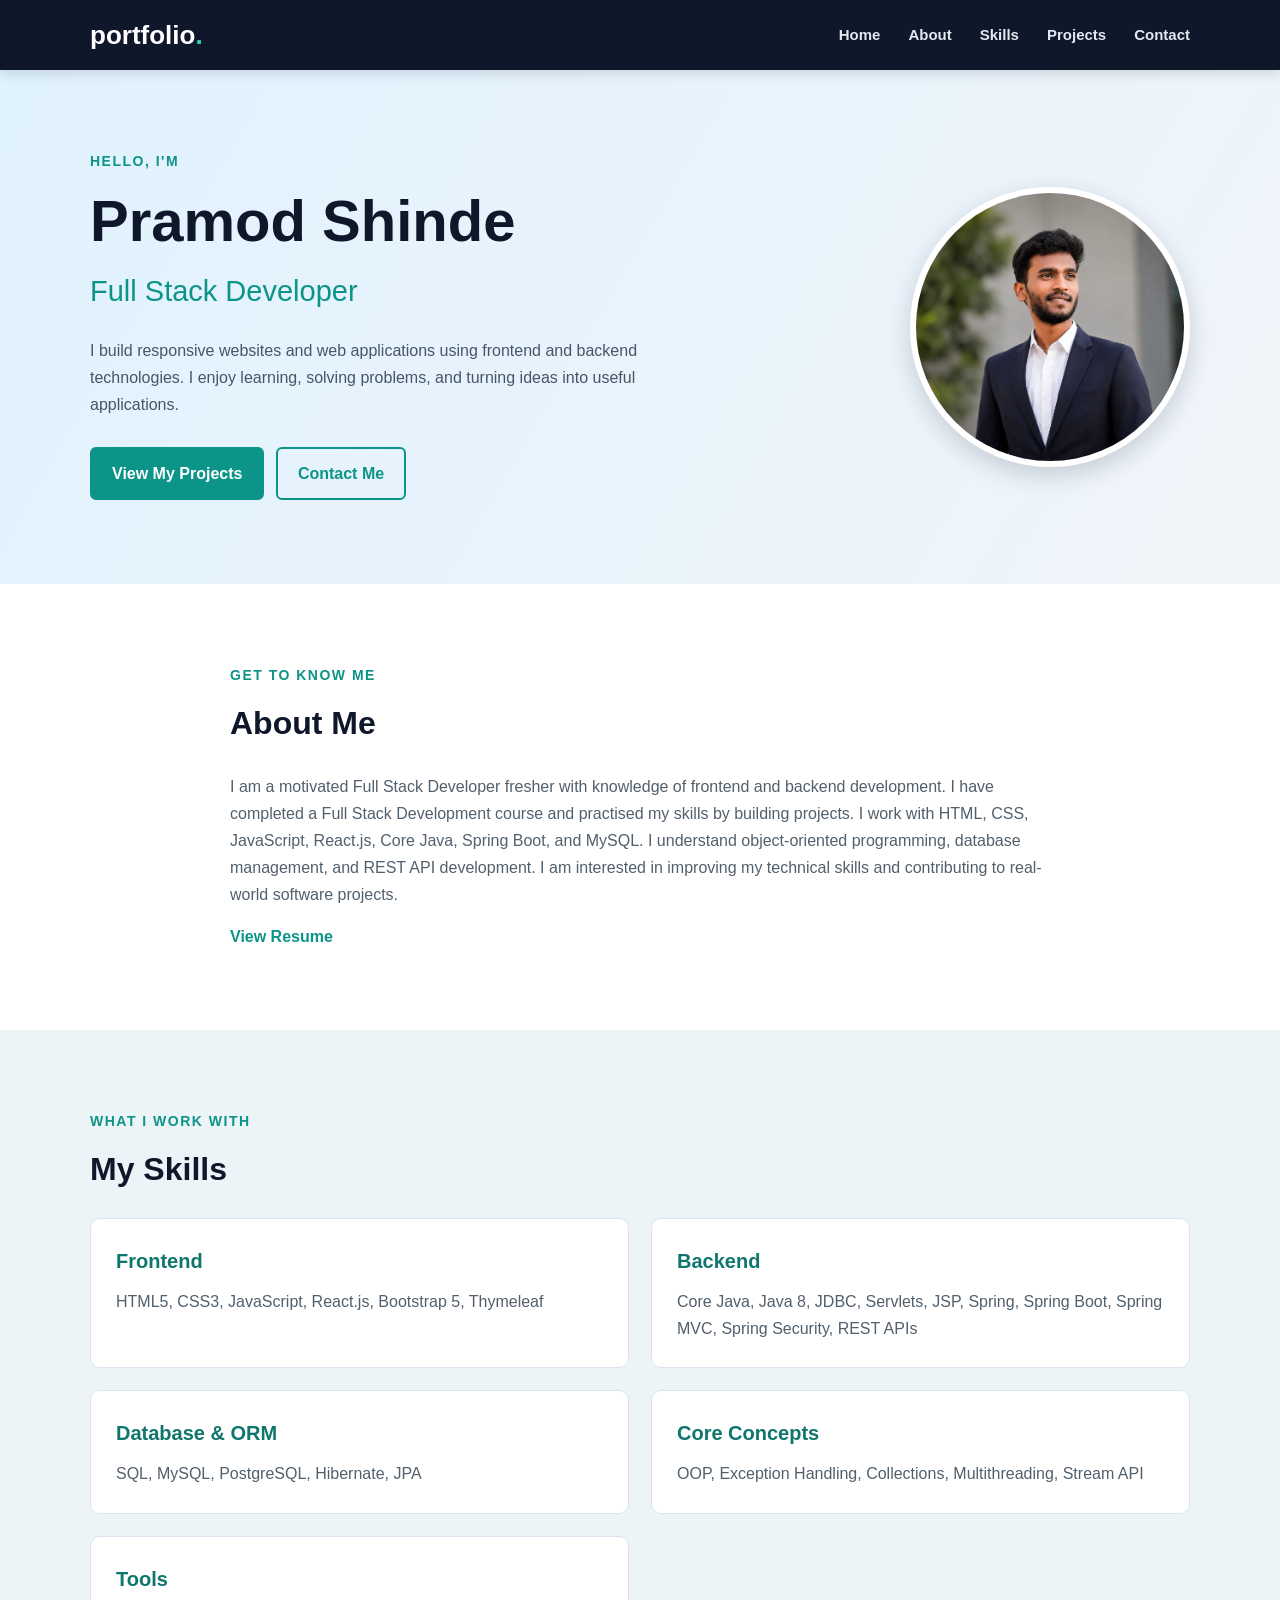
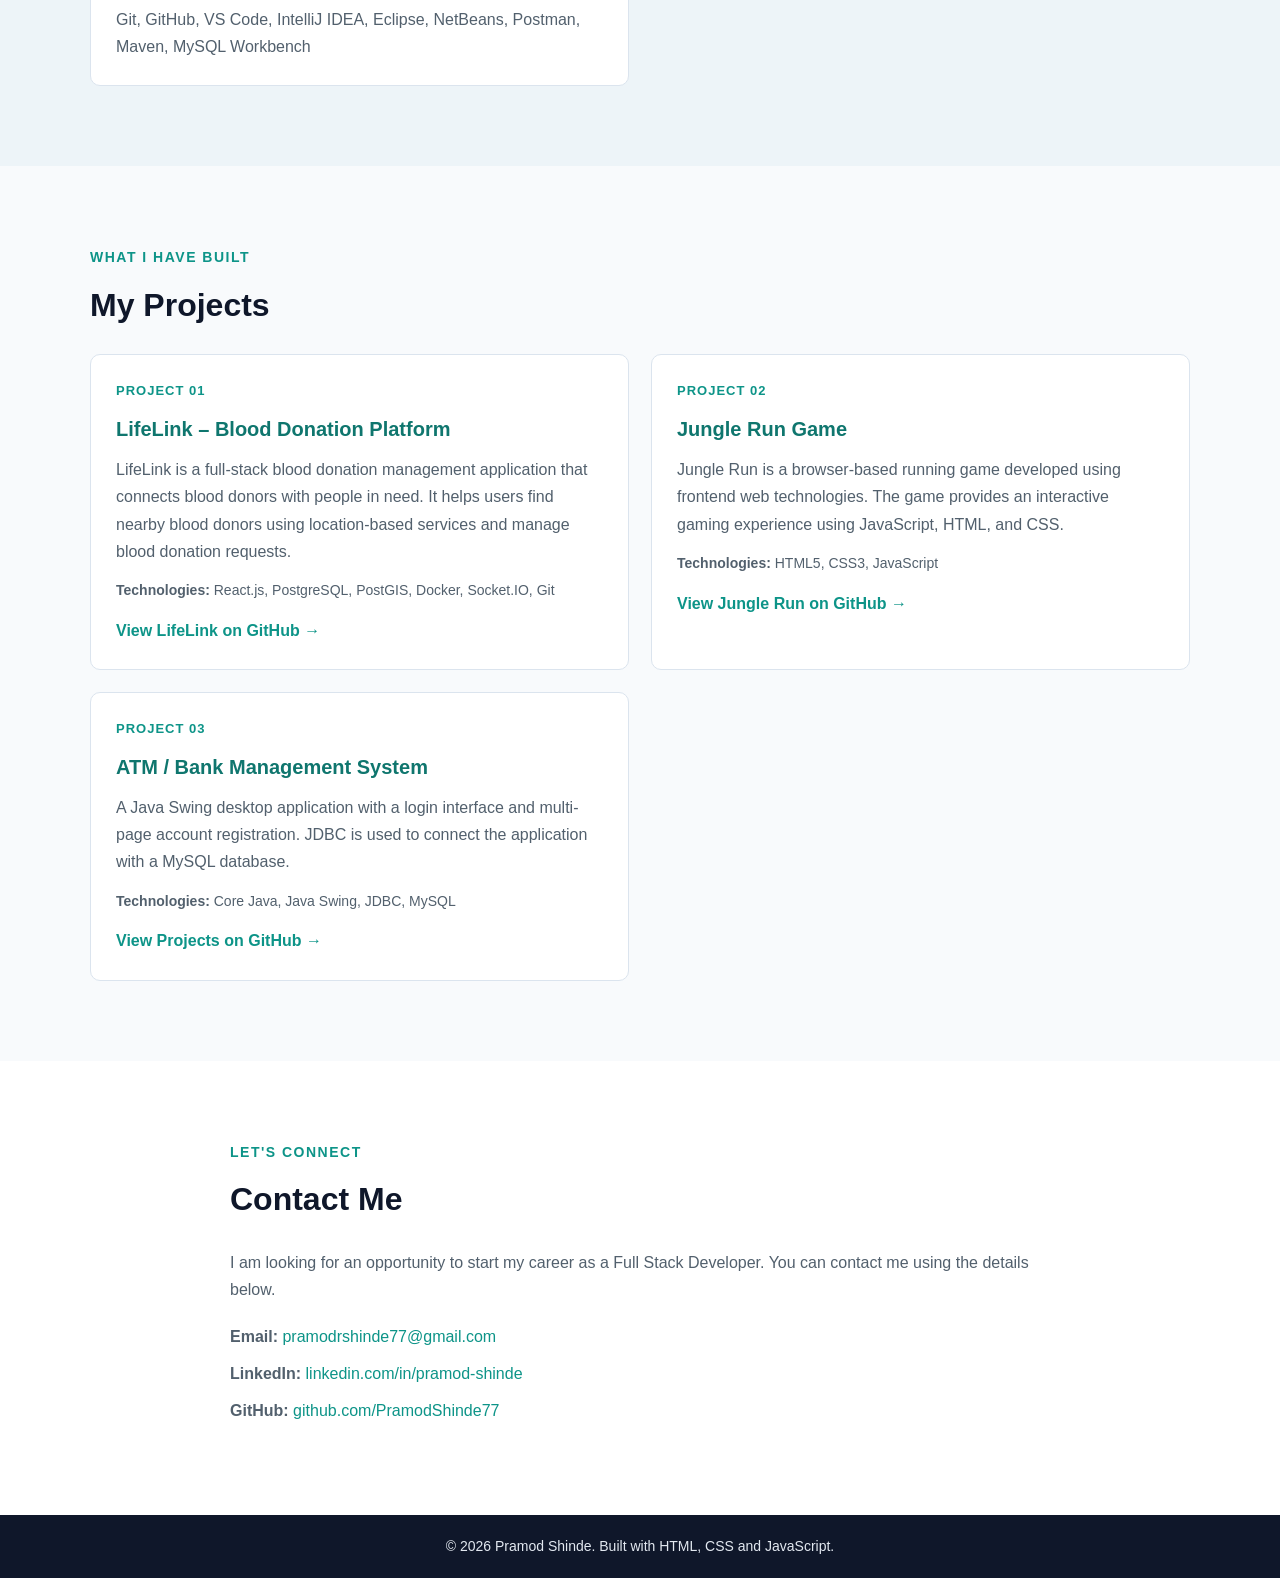
<file: Pramod-Shinde-Portfolio/index.html>
<!DOCTYPE html>
<html lang="en">

<head>
    <meta charset="UTF-8">
    <meta name="viewport" content="width=device-width, initial-scale=1.0">

    <title>Pramod Shinde | Full Stack Developer</title>

    <link rel="stylesheet" href="style.css">
</head>

<body>

    <!-- Header -->
    <header class="header">
        <nav class="container navbar">

            <a class="logo" href="#home">portfolio<span>.</span></a>

            <button class="menu-btn" id="menuBtn"
                aria-label="Toggle menu" aria-expanded="false">☰</button>

            <ul class="nav-links" id="navLinks">
                <li><a href="#home">Home</a></li>
                <li><a href="#about">About</a></li>
                <li><a href="#skills">Skills</a></li>
                <li><a href="#projects">Projects</a></li>
                <li><a href="#contact">Contact</a></li>
            </ul>

        </nav>
    </header>

    <main>

        <!-- Hero Section -->
        <section class="hero section" id="home">

            <div class="container hero-container">

                <div class="hero-content">

                    <p class="eyebrow">HELLO, I'M</p>

                    <h1>Pramod Shinde</h1>

                    <h2>Full Stack Developer</h2>

                    <p class="hero-text">
                        I build responsive websites and web applications using
                        frontend and backend technologies. I enjoy learning,
                        solving problems, and turning ideas into useful applications.
                    </p>

                    <a class="button" href="#projects">
                        View My Projects
                    </a>

                    <a class="button button-light" href="#contact">
                        Contact Me
                    </a>

                </div>

                <div class="profile-picture">
                    <img src="profile.jpg.jpeg" alt="Pramod Shinde">
                </div>

            </div>

        </section>

        <!-- About Section -->
        <section class="section" id="about">

            <div class="container narrow">

                <p class="eyebrow">GET TO KNOW ME</p>

                <h2 class="section-title">About Me</h2>

                <p>
                    I am a motivated Full Stack Developer fresher with knowledge
                    of frontend and backend development. I have completed a
                    Full Stack Development course and practised my skills by
                    building projects. I work with HTML, CSS, JavaScript,
                    React.js, Core Java, Spring Boot, and MySQL. I understand
                    object-oriented programming, database management, and
                    REST API development. I am interested in improving my
                    technical skills and contributing to real-world software projects.
                </p>

                <a class="text-link"
   href="/resume.pdf"
   target="_blank"
   rel="noopener">
   View Resume
</a>
            </div>

        </section>

        <!-- Skills Section -->
        <section class="section section-gray" id="skills">

            <div class="container">

                <p class="eyebrow">WHAT I WORK WITH</p>

                <h2 class="section-title">My Skills</h2>

                <div class="cards">

                    <article class="card">
                        <h3>Frontend</h3>
                        <p>
                            HTML5, CSS3, JavaScript, React.js,
                            Bootstrap 5, Thymeleaf
                        </p>
                    </article>

                    <article class="card">
                        <h3>Backend</h3>
                        <p>
                            Core Java, Java 8, JDBC, Servlets, JSP,
                            Spring, Spring Boot, Spring MVC,
                            Spring Security, REST APIs
                        </p>
                    </article>

                    <article class="card">
                        <h3>Database & ORM</h3>
                        <p>
                            SQL, MySQL, PostgreSQL, Hibernate, JPA
                        </p>
                    </article>

                    <article class="card">
                        <h3>Core Concepts</h3>
                        <p>
                            OOP, Exception Handling, Collections,
                            Multithreading, Stream API
                        </p>
                    </article>

                    <article class="card">
                        <h3>Tools</h3>
                        <p>
                            Git, GitHub, VS Code, IntelliJ IDEA,
                            Eclipse, NetBeans, Postman, Maven,
                            MySQL Workbench
                        </p>
                    </article>

                </div>

            </div>

        </section>

        <!-- Projects Section -->
        <section class="section" id="projects">

            <div class="container">

                <p class="eyebrow">WHAT I HAVE BUILT</p>

                <h2 class="section-title">My Projects</h2>

                <div class="projects">

                    <!-- Project 01: LifeLink -->
                    <article class="card project-card">

                        <p class="project-no">PROJECT 01</p>

                        <h3>LifeLink – Blood Donation Platform</h3>

                        <p>
                            LifeLink is a full-stack blood donation management
                            application that connects blood donors with people
                            in need. It helps users find nearby blood donors
                            using location-based services and manage blood
                            donation requests.
                        </p>

                        <p class="tech">
                            <strong>Technologies:</strong>
                            React.js, PostgreSQL, PostGIS, Docker,
                            Socket.IO, Git
                        </p>

                        <a class="text-link"
                            href="https://github.com/PramodShinde77/LifeLink"
                            target="_blank" rel="noopener">
                            View LifeLink on GitHub →
                        </a>

                    </article>

                    <!-- Project 02: Jungle Run -->
                    <article class="card project-card">

                        <p class="project-no">PROJECT 02</p>

                        <h3>Jungle Run Game</h3>

                        <p>
                            Jungle Run is a browser-based running game
                            developed using frontend web technologies.
                            The game provides an interactive gaming
                            experience using JavaScript, HTML, and CSS.
                        </p>

                        <p class="tech">
                            <strong>Technologies:</strong>
                            HTML5, CSS3, JavaScript
                        </p>

                        <a class="text-link"
                            href="https://github.com/PramodShinde77/Jungle-Run-Game"
                            target="_blank" rel="noopener">
                            View Jungle Run on GitHub →
                        </a>

                    </article>

                    <!-- Project 03: ATM -->
                    <article class="card project-card">

                        <p class="project-no">PROJECT 03</p>

                        <h3>ATM / Bank Management System</h3>

                        <p>
                            A Java Swing desktop application with a login
                            interface and multi-page account registration.
                            JDBC is used to connect the application
                            with a MySQL database.
                        </p>

                        <p class="tech">
                            <strong>Technologies:</strong>
                            Core Java, Java Swing, JDBC, MySQL
                        </p>

                        <a class="text-link"
                            href="https://github.com/PramodShinde77"
                            target="_blank" rel="noopener">
                            View Projects on GitHub →
                        </a>

                    </article>

                </div>

            </div>

        </section>

        <!-- Contact Section -->
        <section class="section section-gray" id="contact">

            <div class="container narrow">

                <p class="eyebrow">LET'S CONNECT</p>

                <h2 class="section-title">Contact Me</h2>

                <p>
                    I am looking for an opportunity to start my career
                    as a Full Stack Developer. You can contact me
                    using the details below.
                </p>

                <div class="contact-details">

                    <p>
                        <strong>Email:</strong>
                        <a href="mailto:pramodrshinde77@gmail.com">
                            pramodrshinde77@gmail.com
                        </a>
                    </p>

                    <p>
                        <strong>LinkedIn:</strong>
                        <a href="https://linkedin.com/in/pramod-shinde"
                            target="_blank" rel="noopener">
                            linkedin.com/in/pramod-shinde
                        </a>
                    </p>

                    <p>
                        <strong>GitHub:</strong>
                        <a href="https://github.com/PramodShinde77"
                            target="_blank" rel="noopener">
                            github.com/PramodShinde77
                        </a>
                    </p>

    
</p>
</p>
</p>
                    </p>

                </div>

            </div>

        </section>

    </main>

    <!-- Footer -->
    <footer class="footer">

        <div class="container">
            © <span id="year"></span> Pramod Shinde.
            Built with HTML, CSS and JavaScript.
        </div>

    </footer>

    <script src="script.js"></script>

</body>
</html>
</file>
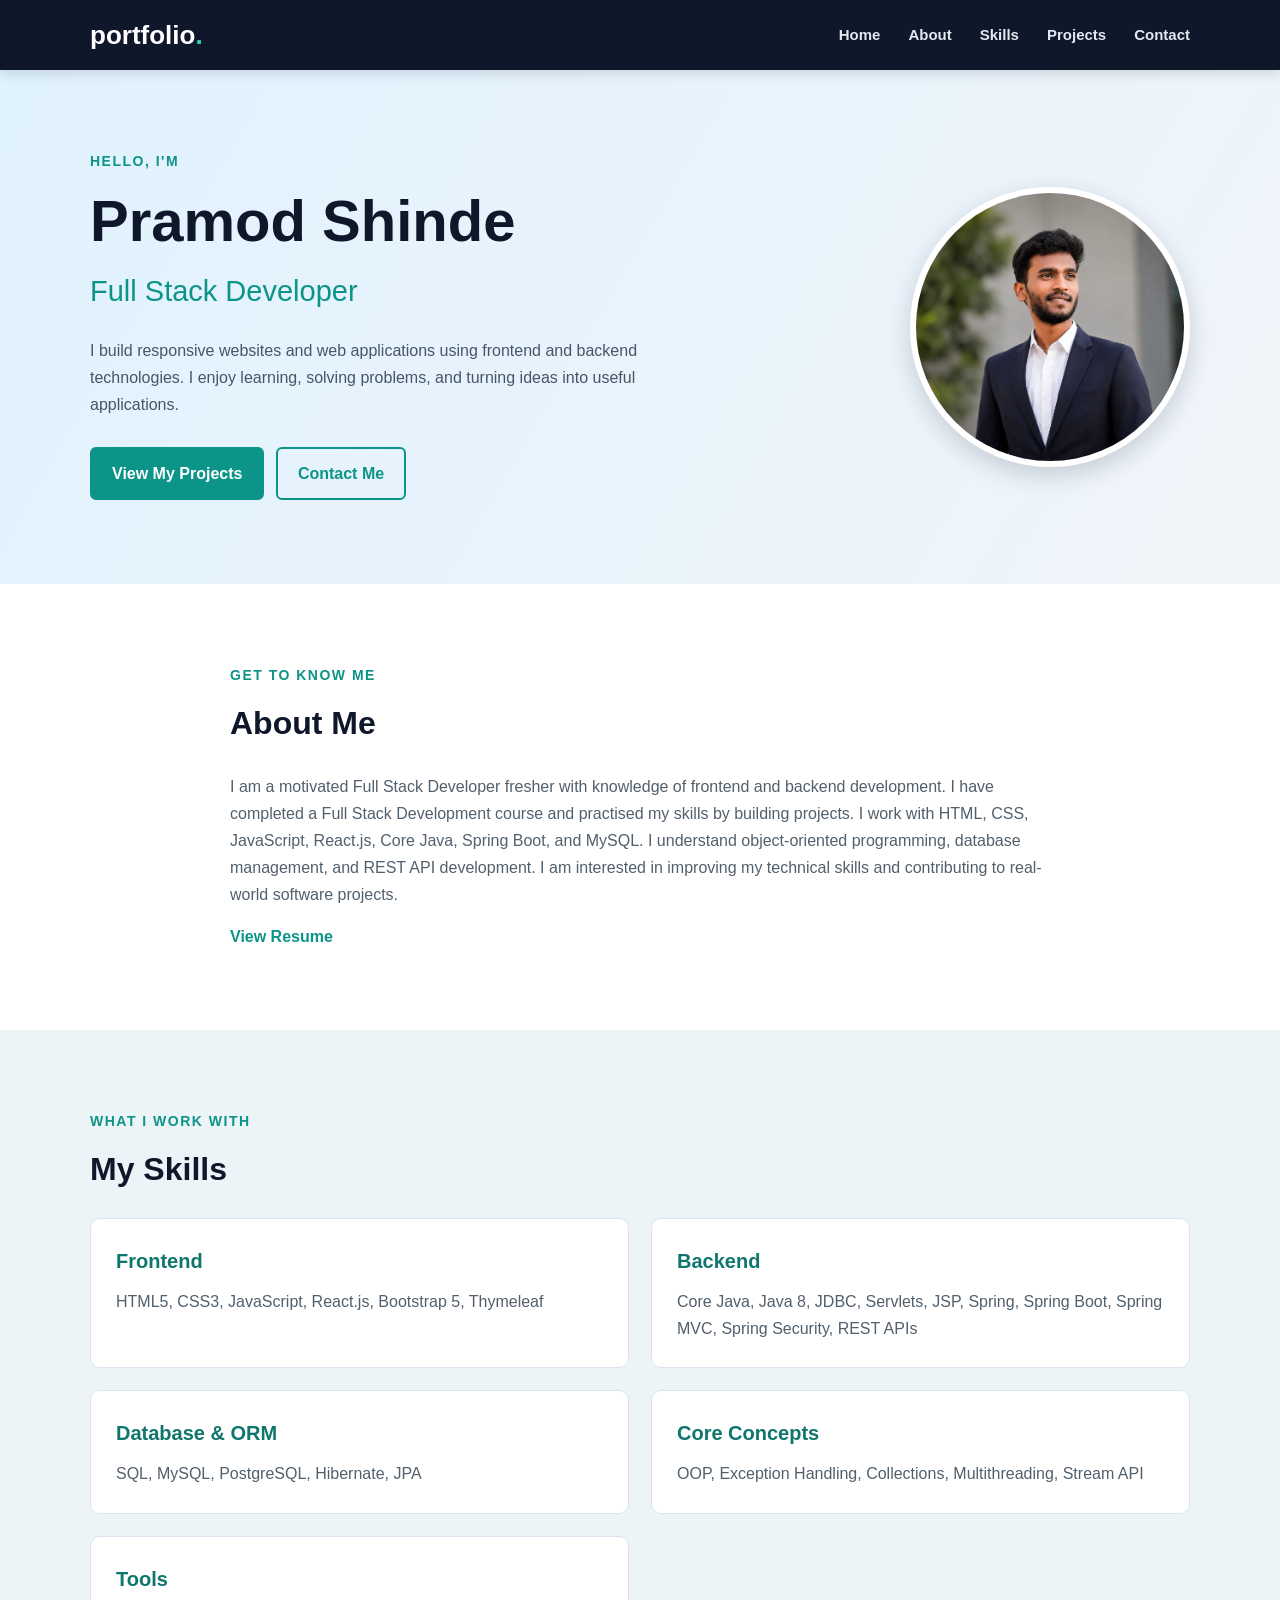
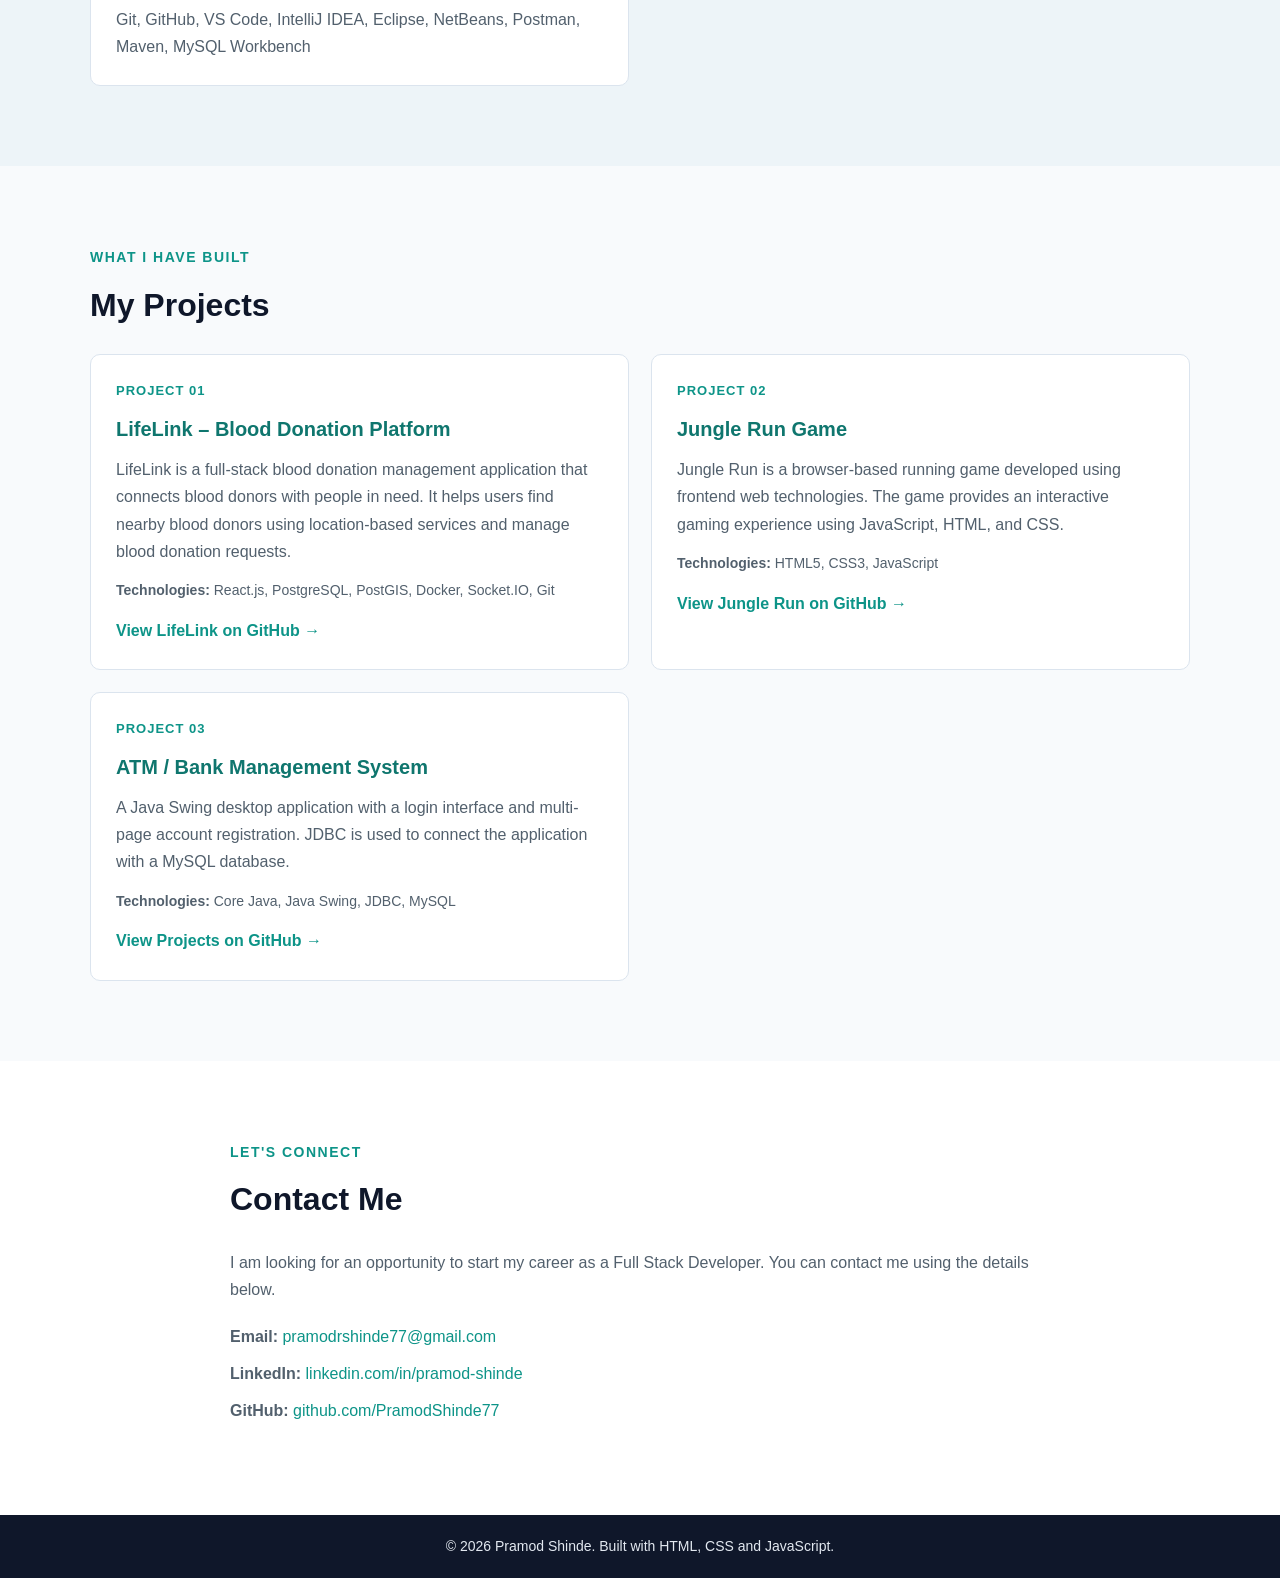
<file: pramod-simple-portfolio/index.html>
<!DOCTYPE html>
<html lang="en">

<head>
    <meta charset="UTF-8">
    <meta name="viewport" content="width=device-width, initial-scale=1.0">

    <title>Pramod Shinde | Full Stack Developer</title>

    <link rel="stylesheet" href="style.css">
</head>

<body>

    <!-- Header -->
    <header class="header">
        <nav class="container navbar">

            <a class="logo" href="#home">portfolio<span>.</span></a>

            <button class="menu-btn" id="menuBtn"
                aria-label="Toggle menu" aria-expanded="false">☰</button>

            <ul class="nav-links" id="navLinks">
                <li><a href="#home">Home</a></li>
                <li><a href="#about">About</a></li>
                <li><a href="#skills">Skills</a></li>
                <li><a href="#projects">Projects</a></li>
                <li><a href="#contact">Contact</a></li>
            </ul>

        </nav>
    </header>

    <main>

        <!-- Hero Section -->
        <section class="hero section" id="home">

            <div class="container hero-container">

                <div class="hero-content">

                    <p class="eyebrow">HELLO, I'M</p>

                    <h1>Pramod Shinde</h1>

                    <h2>Full Stack Developer</h2>

                    <p class="hero-text">
                        I build responsive websites and web applications using
                        frontend and backend technologies. I enjoy learning,
                        solving problems, and turning ideas into useful applications.
                    </p>

                    <a class="button" href="#projects">
                        View My Projects
                    </a>

                    <a class="button button-light" href="#contact">
                        Contact Me
                    </a>

                </div>

                <div class="profile-picture">
                    <img src="profile.jpg.jpeg" alt="Pramod Shinde">
                </div>

            </div>

        </section>

        <!-- About Section -->
        <section class="section" id="about">

            <div class="container narrow">

                <p class="eyebrow">GET TO KNOW ME</p>

                <h2 class="section-title">About Me</h2>

                <p>
                    I am a motivated Full Stack Developer fresher with knowledge
                    of frontend and backend development. I have completed a
                    Full Stack Development course and practised my skills by
                    building projects. I work with HTML, CSS, JavaScript,
                    React.js, Core Java, Spring Boot, and MySQL. I understand
                    object-oriented programming, database management, and
                    REST API development. I am interested in improving my
                    technical skills and contributing to real-world software projects.
                </p>

                <a class="text-link"
                    href="resume.pdf"
                    target="_blank"
                   rel="noopener">
                        View Resume
</a>

            </div>

        </section>

        <!-- Skills Section -->
        <section class="section section-gray" id="skills">

            <div class="container">

                <p class="eyebrow">WHAT I WORK WITH</p>

                <h2 class="section-title">My Skills</h2>

                <div class="cards">

                    <article class="card">
                        <h3>Frontend</h3>
                        <p>
                            HTML5, CSS3, JavaScript, React.js,
                            Bootstrap 5, Thymeleaf
                        </p>
                    </article>

                    <article class="card">
                        <h3>Backend</h3>
                        <p>
                            Core Java, Java 8, JDBC, Servlets, JSP,
                            Spring, Spring Boot, Spring MVC,
                            Spring Security, REST APIs
                        </p>
                    </article>

                    <article class="card">
                        <h3>Database & ORM</h3>
                        <p>
                            SQL, MySQL, PostgreSQL, Hibernate, JPA
                        </p>
                    </article>

                    <article class="card">
                        <h3>Core Concepts</h3>
                        <p>
                            OOP, Exception Handling, Collections,
                            Multithreading, Stream API
                        </p>
                    </article>

                    <article class="card">
                        <h3>Tools</h3>
                        <p>
                            Git, GitHub, VS Code, IntelliJ IDEA,
                            Eclipse, NetBeans, Postman, Maven,
                            MySQL Workbench
                        </p>
                    </article>

                </div>

            </div>

        </section>

        <!-- Projects Section -->
        <section class="section" id="projects">

            <div class="container">

                <p class="eyebrow">WHAT I HAVE BUILT</p>

                <h2 class="section-title">My Projects</h2>

                <div class="projects">

                    <!-- Project 01: LifeLink -->
                    <article class="card project-card">

                        <p class="project-no">PROJECT 01</p>

                        <h3>LifeLink – Blood Donation Platform</h3>

                        <p>
                            LifeLink is a full-stack blood donation management
                            application that connects blood donors with people
                            in need. It helps users find nearby blood donors
                            using location-based services and manage blood
                            donation requests.
                        </p>

                        <p class="tech">
                            <strong>Technologies:</strong>
                            React.js, PostgreSQL, PostGIS, Docker,
                            Socket.IO, Git
                        </p>

                        <a class="text-link"
                            href="https://github.com/PramodShinde77/LifeLink"
                            target="_blank" rel="noopener">
                            View LifeLink on GitHub →
                        </a>

                    </article>

                    <!-- Project 02: Jungle Run -->
                    <article class="card project-card">

                        <p class="project-no">PROJECT 02</p>

                        <h3>Jungle Run Game</h3>

                        <p>
                            Jungle Run is a browser-based running game
                            developed using frontend web technologies.
                            The game provides an interactive gaming
                            experience using JavaScript, HTML, and CSS.
                        </p>

                        <p class="tech">
                            <strong>Technologies:</strong>
                            HTML5, CSS3, JavaScript
                        </p>

                        <a class="text-link"
                            href="https://github.com/PramodShinde77/Jungle-Run-Game"
                            target="_blank" rel="noopener">
                            View Jungle Run on GitHub →
                        </a>

                    </article>

                    <!-- Project 03: ATM -->
                    <article class="card project-card">

                        <p class="project-no">PROJECT 03</p>

                        <h3>ATM / Bank Management System</h3>

                        <p>
                            A Java Swing desktop application with a login
                            interface and multi-page account registration.
                            JDBC is used to connect the application
                            with a MySQL database.
                        </p>

                        <p class="tech">
                            <strong>Technologies:</strong>
                            Core Java, Java Swing, JDBC, MySQL
                        </p>

                        <a class="text-link"
                            href="https://github.com/PramodShinde77"
                            target="_blank" rel="noopener">
                            View Projects on GitHub →
                        </a>

                    </article>

                </div>

            </div>

        </section>

        <!-- Contact Section -->
        <section class="section section-gray" id="contact">

            <div class="container narrow">

                <p class="eyebrow">LET'S CONNECT</p>

                <h2 class="section-title">Contact Me</h2>

                <p>
                    I am looking for an opportunity to start my career
                    as a Full Stack Developer. You can contact me
                    using the details below.
                </p>

                <div class="contact-details">

                    <p>
                        <strong>Email:</strong>
                        <a href="mailto:pramodrshinde77@gmail.com">
                            pramodrshinde77@gmail.com
                        </a>
                    </p>

                    <p>
                        <strong>LinkedIn:</strong>
                        <a href="https://linkedin.com/in/pramod-shinde"
                            target="_blank" rel="noopener">
                            linkedin.com/in/pramod-shinde
                        </a>
                    </p>

                    <p>
                        <strong>GitHub:</strong>
                        <a href="https://github.com/PramodShinde77"
                            target="_blank" rel="noopener">
                            github.com/PramodShinde77
                        </a>
                    </p>

    
</p>
</p>
</p>
                    </p>

                </div>

            </div>

        </section>

    </main>

    <!-- Footer -->
    <footer class="footer">

        <div class="container">
            © <span id="year"></span> Pramod Shinde.
            Built with HTML, CSS and JavaScript.
        </div>

    </footer>

    <script src="script.js"></script>

</body>
</html>
</file>
<file: Pramod-Shinde-Portfolio/style.css>
/* 1. Basic Settings */
* {
    margin: 0;
    padding: 0;
    box-sizing: border-box;
}

html {
    scroll-behavior: smooth;
}

body {
    font-family: Arial, Helvetica, sans-serif;
    line-height: 1.7;
    color: #334155;
    background: #f8fafc;
}

.container {
    width: 90%;
    max-width: 1100px;
    margin: 0 auto;
}

.narrow {
    max-width: 820px;
}

/* 2. Navigation Bar */
.header {
    background: #0f172a;
    position: sticky;
    top: 0;
    z-index: 10;
    box-shadow: 0 3px 12px rgba(15, 23, 42, 0.15);
}

.navbar {
    min-height: 70px;
    display: flex;
    align-items: center;
    justify-content: space-between;
}

.logo {
    color: #ffffff;
    font-size: 26px;
    font-weight: bold;
    text-decoration: none;
}

.logo span {
    color: #2dd4bf;
}

.nav-links {
    display: flex;
    gap: 28px;
    list-style: none;
}

.nav-links a {
    color: #e2e8f0;
    text-decoration: none;
    font-size: 15px;
    font-weight: bold;
    transition: 0.3s;
}

.nav-links a:hover {
    color: #2dd4bf;
}

.menu-btn {
    display: none;
    border: none;
    background: none;
    color: white;
    font-size: 26px;
    cursor: pointer;
}

/* 3. Common Section */
.section {
    padding: 80px 0;
}

/* 4. Home Section */
.hero {
    background: linear-gradient(120deg, #e0f2fe, #f1f5f9);
    min-height: 500px;
    display: flex;
    align-items: center;
}

.hero-container {
    display: flex;
    align-items: center;
    justify-content: space-between;
    gap: 45px;
}

.hero-content {
    flex: 1;
}

.eyebrow {
    color: #0d9488;
    font-size: 14px;
    font-weight: bold;
    letter-spacing: 1.5px;
}

.hero h1 {
    color: #0f172a;
    font-size: clamp(38px, 6vw, 58px);
    line-height: 1.2;
    margin: 12px 0;
}

.hero h2 {
    color: #0d9488;
    font-size: 29px;
    font-weight: 500;
}

.hero-text {
    max-width: 600px;
    margin: 20px 0 25px;
    color: #475569;
}

/* Profile Picture */
.profile-picture {
    width: 280px;
    height: 280px;
    flex-shrink: 0;
    border-radius: 50%;
    overflow: hidden;
    border: 6px solid #ffffff;
    box-shadow: 0 8px 25px rgba(15, 23, 42, 0.18);
}

.profile-picture img {
    width: 100%;
    height: 100%;
    object-fit: cover;
}

/* 5. Buttons */
.button {
    display: inline-block;
    background: #0d9488;
    color: white;
    padding: 11px 20px;
    border: 2px solid #0d9488;
    border-radius: 6px;
    text-decoration: none;
    font-weight: bold;
    margin: 4px 7px 4px 0;
    transition: 0.3s;
}

.button:hover {
    background: #0f766e;
    border-color: #0f766e;
    transform: translateY(-3px);
}

.button-light {
    color: #0d9488;
    background: transparent;
}

.button-light:hover {
    color: white;
}

/* 6. About Section */
#about {
    background: #ffffff;
}

.section-title {
    color: #0f172a;
    font-size: 32px;
    margin: 8px 0 22px;
}

#about p:not(.eyebrow),
#contact p:not(.eyebrow) {
    color: #52606d;
}

/* 7. Text Links */
.text-link {
    display: inline-block;
    color: #0d9488;
    font-weight: bold;
    margin-top: 14px;
    text-decoration: none;
    transition: 0.3s;
}

.text-link:hover {
    color: #0f766e;
}

/* 8. Skills Section */
.section-gray {
    background: #edf4f8;
}

.cards,
.projects {
    display: grid;
    grid-template-columns: repeat(2, 1fr);
    gap: 22px;
}

.card {
    background: #ffffff;
    border: 1px solid #dbe4ee;
    border-radius: 10px;
    padding: 25px;
    transition: 0.3s;
}

.card:hover {
    transform: translateY(-5px);
    border-color: #5eead4;
    box-shadow: 0 10px 25px rgba(15, 23, 42, 0.09);
}

.card h3 {
    color: #0f766e;
    margin-bottom: 10px;
    font-size: 20px;
}

.card p {
    color: #52606d;
}

/* 9. Projects Section */
.project-no {
    color: #0d9488 !important;
    font-size: 13px;
    font-weight: bold;
    letter-spacing: 1px;
    margin-bottom: 10px;
}

.tech {
    font-size: 14px;
    margin-top: 14px;
}

/* 10. Contact Section */
#contact {
    background: #ffffff;
}

.contact-details {
    margin-top: 20px;
}

.contact-details p {
    margin-bottom: 10px;
}

.contact-details a {
    color: #0d9488;
    text-decoration: none;
    overflow-wrap: anywhere;
}

.contact-details a:hover {
    color: #0f766e;
}

/* 11. Footer */
.footer {
    background: #0f172a;
    color: #e2e8f0;
    text-align: center;
    padding: 20px 0;
    font-size: 14px;
}

/* 12. Mobile Responsive Design */
@media (max-width: 700px) {

    .menu-btn {
        display: block;
    }

    .nav-links {
        display: none;
        position: absolute;
        top: 70px;
        left: 0;
        width: 100%;
        padding: 18px 5%;
        background: #0f172a;
        border-bottom: 1px solid #334155;
        flex-direction: column;
        gap: 14px;
    }

    .nav-links.show {
        display: flex;
    }

    .section {
        padding: 55px 0;
    }

    .hero-container {
        flex-direction: column-reverse;
        text-align: center;
        gap: 25px;
    }

    .profile-picture {
        width: 200px;
        height: 200px;
    }

    .hero {
        padding: 50px 0;
    }

    .hero h2 {
        font-size: 24px;
    }

    .cards,
    .projects {
        grid-template-columns: 1fr;
    }

    .section-title {
        font-size: 28px;
    }
}
</file>
<file: pramod-simple-portfolio/style.css>
/* 1. Basic Settings */
* {
    margin: 0;
    padding: 0;
    box-sizing: border-box;
}

html {
    scroll-behavior: smooth;
}

body {
    font-family: Arial, Helvetica, sans-serif;
    line-height: 1.7;
    color: #334155;
    background: #f8fafc;
}

.container {
    width: 90%;
    max-width: 1100px;
    margin: 0 auto;
}

.narrow {
    max-width: 820px;
}

/* 2. Navigation Bar */
.header {
    background: #0f172a;
    position: sticky;
    top: 0;
    z-index: 10;
    box-shadow: 0 3px 12px rgba(15, 23, 42, 0.15);
}

.navbar {
    min-height: 70px;
    display: flex;
    align-items: center;
    justify-content: space-between;
}

.logo {
    color: #ffffff;
    font-size: 26px;
    font-weight: bold;
    text-decoration: none;
}

.logo span {
    color: #2dd4bf;
}

.nav-links {
    display: flex;
    gap: 28px;
    list-style: none;
}

.nav-links a {
    color: #e2e8f0;
    text-decoration: none;
    font-size: 15px;
    font-weight: bold;
    transition: 0.3s;
}

.nav-links a:hover {
    color: #2dd4bf;
}

.menu-btn {
    display: none;
    border: none;
    background: none;
    color: white;
    font-size: 26px;
    cursor: pointer;
}

/* 3. Common Section */
.section {
    padding: 80px 0;
}

/* 4. Home Section */
.hero {
    background: linear-gradient(120deg, #e0f2fe, #f1f5f9);
    min-height: 500px;
    display: flex;
    align-items: center;
}

.hero-container {
    display: flex;
    align-items: center;
    justify-content: space-between;
    gap: 45px;
}

.hero-content {
    flex: 1;
}

.eyebrow {
    color: #0d9488;
    font-size: 14px;
    font-weight: bold;
    letter-spacing: 1.5px;
}

.hero h1 {
    color: #0f172a;
    font-size: clamp(38px, 6vw, 58px);
    line-height: 1.2;
    margin: 12px 0;
}

.hero h2 {
    color: #0d9488;
    font-size: 29px;
    font-weight: 500;
}

.hero-text {
    max-width: 600px;
    margin: 20px 0 25px;
    color: #475569;
}

/* Profile Picture */
.profile-picture {
    width: 280px;
    height: 280px;
    flex-shrink: 0;
    border-radius: 50%;
    overflow: hidden;
    border: 6px solid #ffffff;
    box-shadow: 0 8px 25px rgba(15, 23, 42, 0.18);
}

.profile-picture img {
    width: 100%;
    height: 100%;
    object-fit: cover;
}

/* 5. Buttons */
.button {
    display: inline-block;
    background: #0d9488;
    color: white;
    padding: 11px 20px;
    border: 2px solid #0d9488;
    border-radius: 6px;
    text-decoration: none;
    font-weight: bold;
    margin: 4px 7px 4px 0;
    transition: 0.3s;
}

.button:hover {
    background: #0f766e;
    border-color: #0f766e;
    transform: translateY(-3px);
}

.button-light {
    color: #0d9488;
    background: transparent;
}

.button-light:hover {
    color: white;
}

/* 6. About Section */
#about {
    background: #ffffff;
}

.section-title {
    color: #0f172a;
    font-size: 32px;
    margin: 8px 0 22px;
}

#about p:not(.eyebrow),
#contact p:not(.eyebrow) {
    color: #52606d;
}

/* 7. Text Links */
.text-link {
    display: inline-block;
    color: #0d9488;
    font-weight: bold;
    margin-top: 14px;
    text-decoration: none;
    transition: 0.3s;
}

.text-link:hover {
    color: #0f766e;
}

/* 8. Skills Section */
.section-gray {
    background: #edf4f8;
}

.cards,
.projects {
    display: grid;
    grid-template-columns: repeat(2, 1fr);
    gap: 22px;
}

.card {
    background: #ffffff;
    border: 1px solid #dbe4ee;
    border-radius: 10px;
    padding: 25px;
    transition: 0.3s;
}

.card:hover {
    transform: translateY(-5px);
    border-color: #5eead4;
    box-shadow: 0 10px 25px rgba(15, 23, 42, 0.09);
}

.card h3 {
    color: #0f766e;
    margin-bottom: 10px;
    font-size: 20px;
}

.card p {
    color: #52606d;
}

/* 9. Projects Section */
.project-no {
    color: #0d9488 !important;
    font-size: 13px;
    font-weight: bold;
    letter-spacing: 1px;
    margin-bottom: 10px;
}

.tech {
    font-size: 14px;
    margin-top: 14px;
}

/* 10. Contact Section */
#contact {
    background: #ffffff;
}

.contact-details {
    margin-top: 20px;
}

.contact-details p {
    margin-bottom: 10px;
}

.contact-details a {
    color: #0d9488;
    text-decoration: none;
    overflow-wrap: anywhere;
}

.contact-details a:hover {
    color: #0f766e;
}

/* 11. Footer */
.footer {
    background: #0f172a;
    color: #e2e8f0;
    text-align: center;
    padding: 20px 0;
    font-size: 14px;
}

/* 12. Mobile Responsive Design */
@media (max-width: 700px) {

    .menu-btn {
        display: block;
    }

    .nav-links {
        display: none;
        position: absolute;
        top: 70px;
        left: 0;
        width: 100%;
        padding: 18px 5%;
        background: #0f172a;
        border-bottom: 1px solid #334155;
        flex-direction: column;
        gap: 14px;
    }

    .nav-links.show {
        display: flex;
    }

    .section {
        padding: 55px 0;
    }

    .hero-container {
        flex-direction: column-reverse;
        text-align: center;
        gap: 25px;
    }

    .profile-picture {
        width: 200px;
        height: 200px;
    }

    .hero {
        padding: 50px 0;
    }

    .hero h2 {
        font-size: 24px;
    }

    .cards,
    .projects {
        grid-template-columns: 1fr;
    }

    .section-title {
        font-size: 28px;
    }
}
</file>
